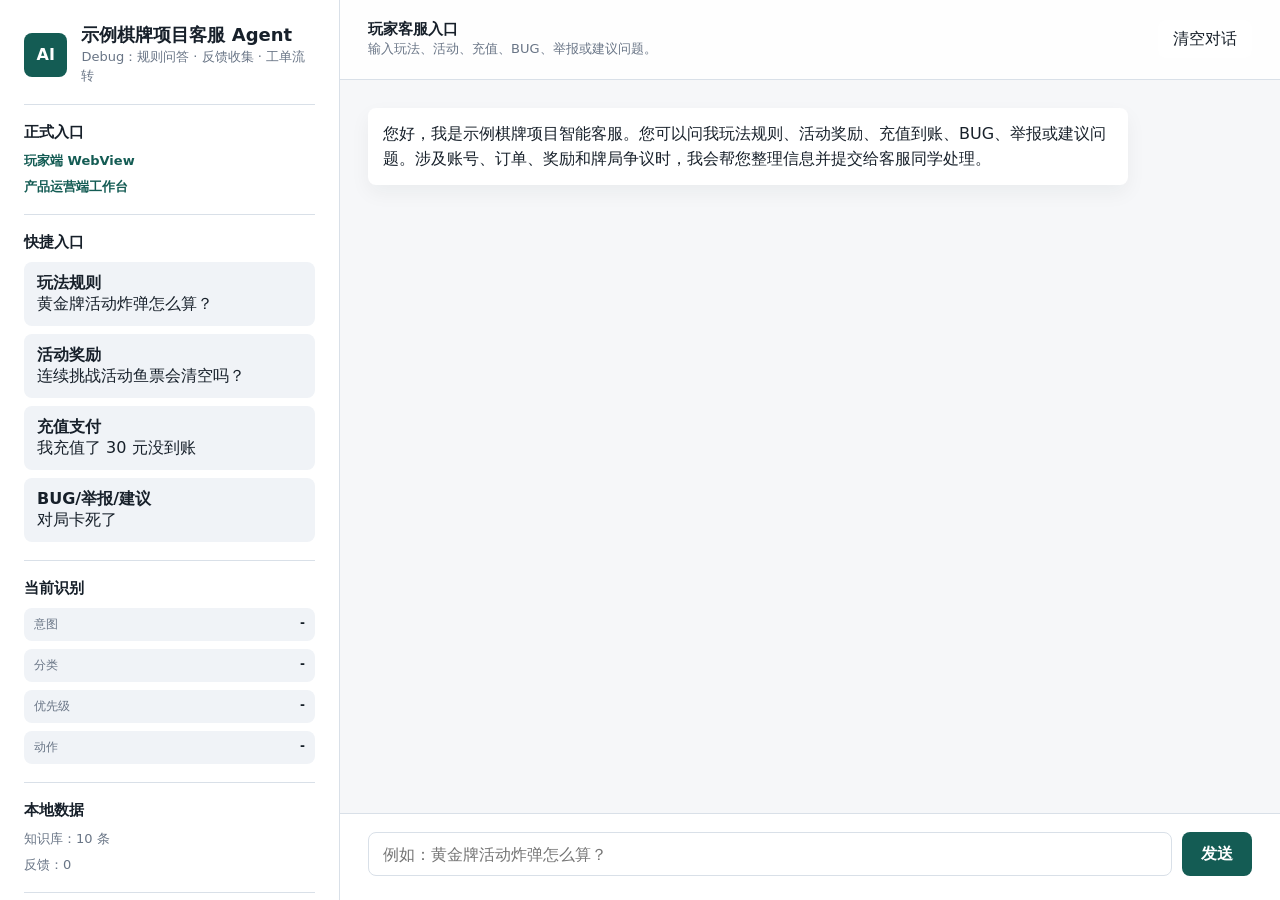
<file: app/index.html>
<!doctype html>
<html lang="zh-CN">
  <head>
    <meta charset="UTF-8" />
    <meta name="viewport" content="width=device-width, initial-scale=1.0" />
    <title>示例棋牌项目智能客服 Agent Debug</title>
    <link rel="stylesheet" href="./styles.css" />
  </head>
  <body>
    <div class="app-shell">
      <aside class="side-panel">
        <div class="brand-block">
          <div class="brand-mark">AI</div>
          <div>
            <h1>示例棋牌项目客服 Agent</h1>
            <p>Debug：规则问答 · 反馈收集 · 工单流转</p>
          </div>
        </div>

        <section class="panel-section">
          <h2>正式入口</h2>
          <div class="data-status">
            <a class="text-link" href="./player.html">玩家端 WebView</a>
            <a class="text-link" href="./ops.html">产品运营端工作台</a>
          </div>
        </section>

        <section class="panel-section">
          <h2>快捷入口</h2>
          <div id="quickReplies" class="quick-list"></div>
        </section>

        <section class="panel-section">
          <h2>当前识别</h2>
          <dl id="inspector" class="inspector">
            <div><dt>意图</dt><dd>-</dd></div>
            <div><dt>分类</dt><dd>-</dd></div>
            <div><dt>优先级</dt><dd>-</dd></div>
            <div><dt>动作</dt><dd>-</dd></div>
          </dl>
        </section>

        <section class="panel-section">
          <h2>本地数据</h2>
          <div class="data-status">
            <span id="kbCount">知识库：加载中</span>
            <span id="feedbackCount">反馈：0</span>
          </div>
        </section>

        <section class="panel-section">
          <h2>反馈工单</h2>
          <div id="ticketList" class="ticket-list"></div>
        </section>
      </aside>

      <main class="chat-panel">
        <header class="chat-header">
          <div>
            <h2>玩家客服入口</h2>
            <p>输入玩法、活动、充值、BUG、举报或建议问题。</p>
          </div>
          <button id="resetBtn" class="ghost-button" type="button">清空对话</button>
        </header>

        <section id="messages" class="messages" aria-live="polite"></section>

        <section id="ticketDetail" class="ticket-detail hidden" aria-live="polite"></section>

        <form id="composer" class="composer">
          <input
            id="messageInput"
            type="text"
            autocomplete="off"
            placeholder="例如：黄金牌活动炸弹怎么算？"
          />
          <button type="submit">发送</button>
        </form>
      </main>
    </div>

    <script src="./agent-core.js"></script>
    <script src="./feishu-adapter.js"></script>
    <script src="./app.js"></script>
  </body>
</html>
</file>
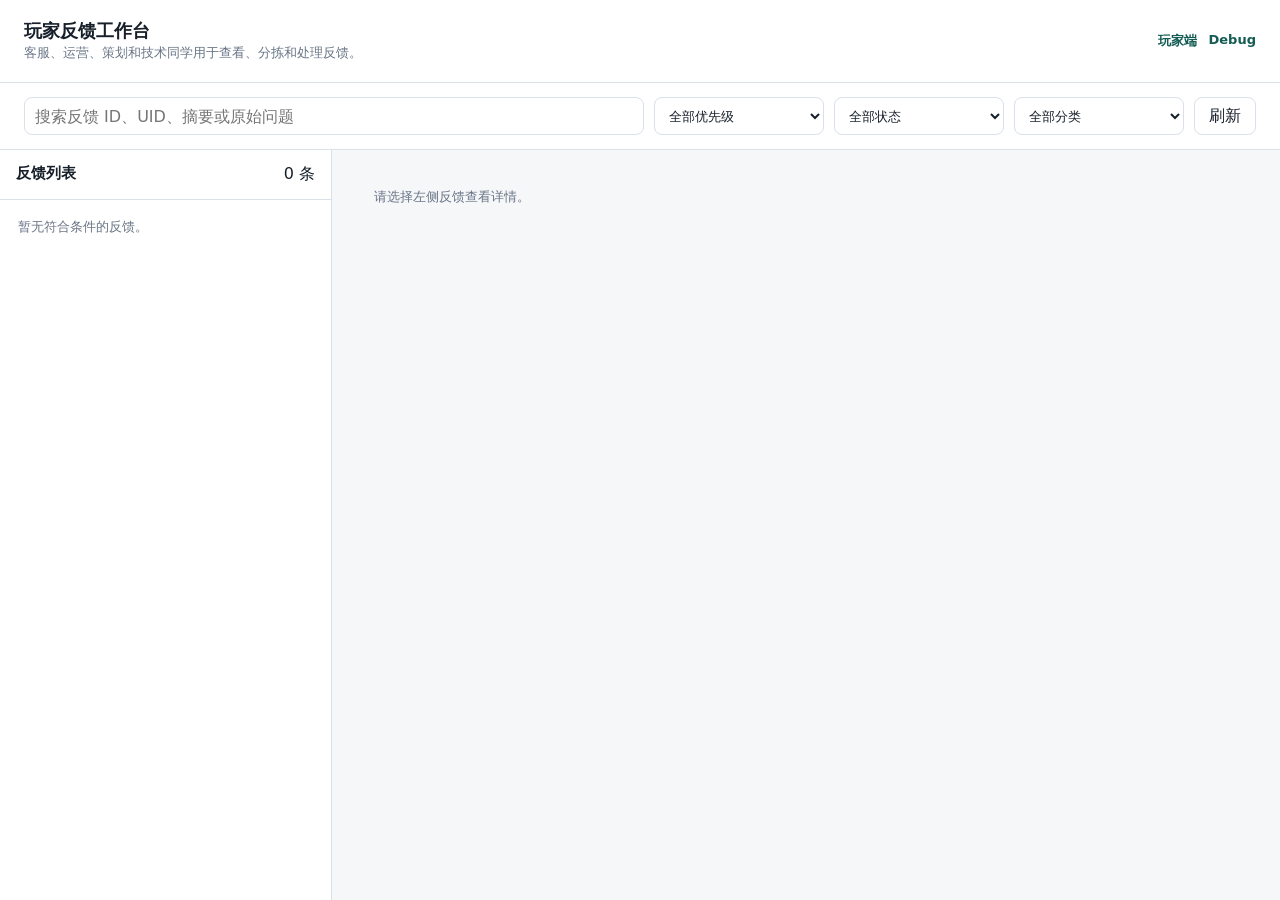
<file: app/ops.html>
<!doctype html>
<html lang="zh-CN">
  <head>
    <meta charset="UTF-8" />
    <meta name="viewport" content="width=device-width, initial-scale=1.0" />
    <title>玩家反馈工作台</title>
    <link rel="stylesheet" href="./styles.css" />
  </head>
  <body class="ops-page">
    <div class="ops-shell">
      <header class="ops-header">
        <div>
          <h1>玩家反馈工作台</h1>
          <p>客服、运营、策划和技术同学用于查看、分拣和处理反馈。</p>
        </div>
        <nav class="ops-nav">
          <a class="text-link" href="./player.html">玩家端</a>
          <a class="text-link" href="./index.html">Debug</a>
        </nav>
      </header>

      <section class="ops-toolbar">
        <input id="opsSearch" type="search" placeholder="搜索反馈 ID、UID、摘要或原始问题" />
        <select id="priorityFilter">
          <option value="">全部优先级</option>
          <option value="P0">P0</option>
          <option value="P1">P1</option>
          <option value="P2">P2</option>
          <option value="P3">P3</option>
        </select>
        <select id="statusFilter">
          <option value="">全部状态</option>
          <option value="submitted">已提交</option>
          <option value="triaged">已受理</option>
          <option value="processing">处理中</option>
          <option value="waiting_player">待补充信息</option>
          <option value="resolved">已处理</option>
          <option value="closed">已关闭</option>
        </select>
        <select id="categoryFilter">
          <option value="">全部分类</option>
          <option value="支付充值">支付充值</option>
          <option value="活动奖励">活动奖励</option>
          <option value="游戏 BUG">游戏 BUG</option>
          <option value="账号安全">账号安全</option>
          <option value="举报投诉">举报投诉</option>
          <option value="体验建议">体验建议</option>
        </select>
        <button id="refreshOps" type="button">刷新</button>
      </section>

      <main class="ops-main">
        <section class="ops-list-panel">
          <div class="ops-list-header">
            <h2>反馈列表</h2>
            <span id="opsCount">0 条</span>
          </div>
          <div id="opsTicketList" class="ops-ticket-list"></div>
        </section>

        <section id="opsTicketDetail" class="ops-detail-panel">
          <div class="empty-state">请选择左侧反馈查看详情。</div>
        </section>
      </main>
    </div>

    <script src="./agent-core.js"></script>
    <script src="./feedback-store.js"></script>
    <script src="./ops-app.js"></script>
  </body>
</html>
</file>
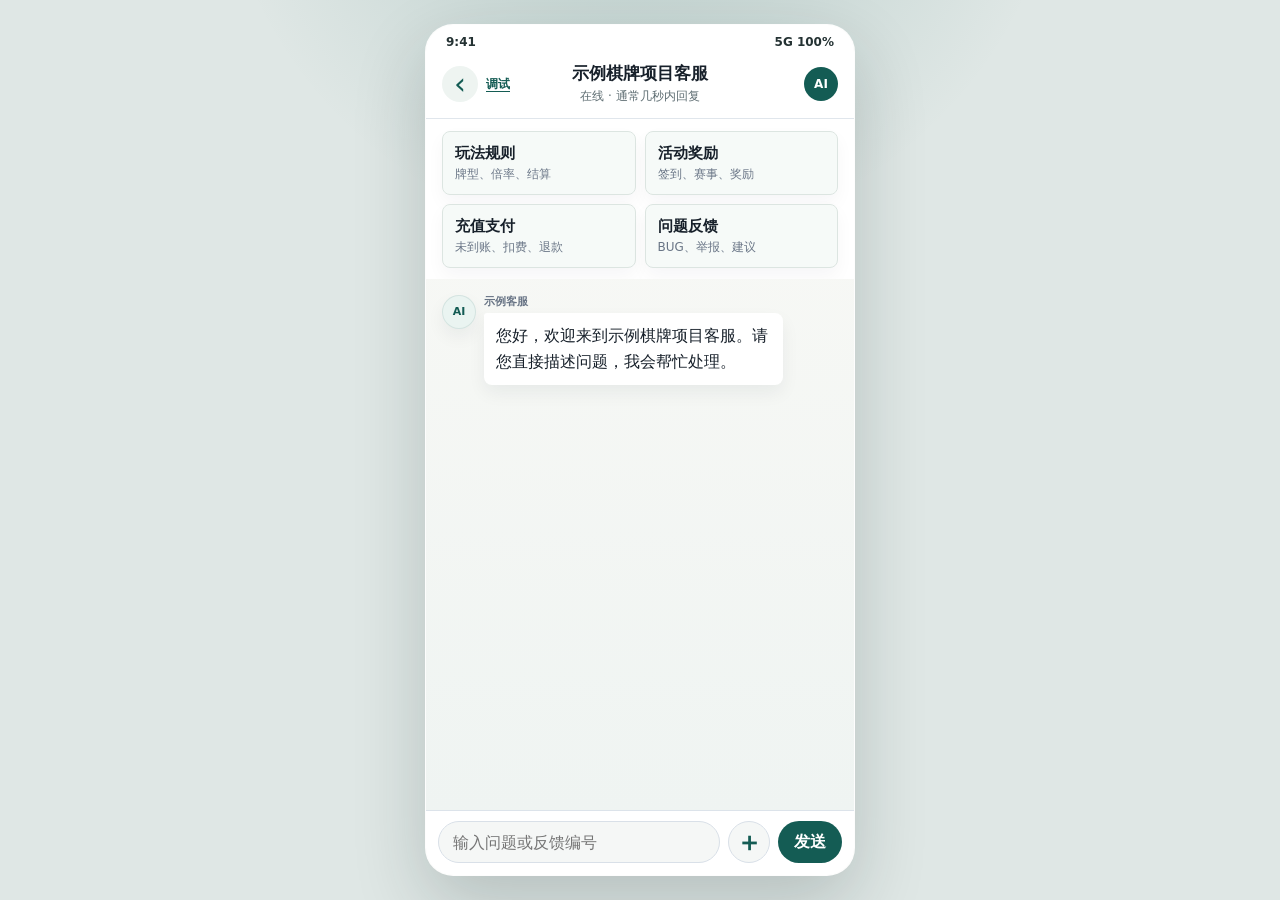
<file: app/player.html>
<!doctype html>
<html lang="zh-CN">
  <head>
    <meta charset="UTF-8" />
    <meta name="viewport" content="width=device-width, initial-scale=1.0" />
    <title>示例棋牌项目智能客服</title>
    <link rel="stylesheet" href="./styles.css?v=bug-direction-1" />
  </head>
  <body class="player-page">
    <main class="player-shell">
      <div class="player-statusbar" aria-hidden="true">
        <span>9:41</span>
        <span>5G 100%</span>
      </div>
      <header class="player-header">
        <div class="player-left-actions">
          <button class="player-back" type="button" aria-label="返回">‹</button>
          <a class="player-debug-link" href="./index.html" aria-label="打开调试工具">调试</a>
        </div>
        <div>
          <h1>示例棋牌项目客服</h1>
          <p>在线 · 通常几秒内回复</p>
        </div>
        <span class="player-service-badge">AI</span>
      </header>

      <section class="player-quick">
        <button type="button" data-category="gameplay">
          <strong>玩法规则</strong>
          <span>牌型、倍率、结算</span>
        </button>
        <button type="button" data-category="activity">
          <strong>活动奖励</strong>
          <span>签到、赛事、奖励</span>
        </button>
        <button type="button" data-category="payment">
          <strong>充值支付</strong>
          <span>未到账、扣费、退款</span>
        </button>
        <button type="button" data-category="issue">
          <strong>问题反馈</strong>
          <span>BUG、举报、建议</span>
        </button>
      </section>

      <section id="playerMessages" class="messages player-messages" aria-live="polite"></section>

      <form id="playerComposer" class="composer player-composer">
        <input
          id="playerInput"
          type="text"
          autocomplete="off"
          placeholder="输入问题或反馈编号"
        />
        <label class="upload-button" for="playerScreenshotInput" aria-label="上传截图">＋</label>
        <input id="playerScreenshotInput" class="upload-input" type="file" accept="image/*" />
        <button type="submit">发送</button>
      </form>
    </main>

    <script src="./agent-core.js?v=bug-direction-1"></script>
    <script src="./feedback-store.js?v=bug-direction-1"></script>
    <script src="./player-app.js?v=bug-direction-1"></script>
  </body>
</html>
</file>
<file: app/styles.css>
:root {
  color-scheme: light;
  --bg: #f6f7f9;
  --panel: #ffffff;
  --panel-strong: #f0f3f7;
  --text: #17202a;
  --muted: #697586;
  --line: #d9e0e8;
  --brand: #145c54;
  --brand-soft: #e4f3f1;
  --accent: #b4572b;
  --danger: #b42318;
  --warning: #a15c07;
  --success: #1f7a4d;
  --shadow: 0 18px 46px rgba(22, 31, 44, 0.09);
}

* {
  box-sizing: border-box;
}

body {
  margin: 0;
  min-height: 100vh;
  background: var(--bg);
  color: var(--text);
  font-family:
    Inter, ui-sans-serif, system-ui, -apple-system, BlinkMacSystemFont, "Segoe UI",
    "PingFang SC", "Hiragino Sans GB", "Microsoft YaHei", sans-serif;
}

button,
input {
  font: inherit;
}

.app-shell {
  display: grid;
  grid-template-columns: minmax(280px, 340px) minmax(0, 1fr);
  min-height: 100vh;
}

.side-panel {
  display: flex;
  flex-direction: column;
  gap: 18px;
  max-height: 100vh;
  padding: 24px;
  overflow-y: auto;
  border-right: 1px solid var(--line);
  background: var(--panel);
}

.brand-block {
  display: flex;
  gap: 14px;
  align-items: center;
}

.brand-mark {
  display: grid;
  width: 44px;
  height: 44px;
  place-items: center;
  border-radius: 8px;
  background: var(--brand);
  color: #fff;
  font-weight: 800;
}

h1,
h2,
p {
  margin: 0;
}

h1 {
  font-size: 18px;
  line-height: 1.25;
}

h2 {
  font-size: 15px;
}

p {
  color: var(--muted);
  font-size: 13px;
  line-height: 1.5;
}

.panel-section {
  padding-top: 18px;
  border-top: 1px solid var(--line);
}

.panel-section h2 {
  margin-bottom: 10px;
}

.quick-list {
  display: grid;
  gap: 8px;
}

.quick-button,
.ghost-button,
.composer button,
.card-actions button {
  min-height: 38px;
  border: 1px solid transparent;
  border-radius: 8px;
  cursor: pointer;
}

.quick-button {
  width: 100%;
  padding: 10px 12px;
  background: var(--panel-strong);
  color: var(--text);
  text-align: left;
}

.quick-button:hover,
.ghost-button:hover {
  border-color: var(--brand);
}

.inspector {
  display: grid;
  gap: 8px;
  margin: 0;
}

.inspector div {
  display: flex;
  justify-content: space-between;
  gap: 12px;
  padding: 8px 10px;
  border-radius: 8px;
  background: var(--panel-strong);
}

.inspector dt {
  color: var(--muted);
  font-size: 12px;
}

.inspector dd {
  margin: 0;
  font-size: 12px;
  font-weight: 700;
  text-align: right;
}

.data-status {
  display: grid;
  gap: 8px;
  color: var(--muted);
  font-size: 13px;
}

.ticket-list {
  display: grid;
  gap: 8px;
  max-height: 260px;
  overflow-y: auto;
}

.ticket-item {
  display: grid;
  gap: 5px;
  width: 100%;
  padding: 10px;
  border: 1px solid var(--line);
  border-radius: 8px;
  background: #fff;
  color: var(--text);
  cursor: pointer;
  text-align: left;
}

.ticket-item:hover,
.ticket-item.active {
  border-color: var(--brand);
  background: var(--brand-soft);
}

.ticket-item strong {
  font-size: 12px;
}

.ticket-item span {
  color: var(--muted);
  font-size: 12px;
  line-height: 1.35;
}

.chat-panel {
  display: grid;
  grid-template-rows: auto minmax(0, 1fr) auto;
  min-width: 0;
  min-height: 100vh;
}

.chat-header {
  display: flex;
  align-items: center;
  justify-content: space-between;
  gap: 16px;
  padding: 20px 28px;
  border-bottom: 1px solid var(--line);
  background: rgba(255, 255, 255, 0.86);
}

.ghost-button {
  padding: 0 14px;
  background: #fff;
  color: var(--text);
}

.messages {
  display: flex;
  flex-direction: column;
  gap: 14px;
  padding: 28px;
  overflow-y: auto;
}

.ticket-detail {
  display: grid;
  gap: 12px;
  margin: 0 28px 18px;
  padding: 16px;
  border: 1px solid var(--line);
  border-left: 4px solid var(--brand);
  border-radius: 8px;
  background: #fff;
  box-shadow: var(--shadow);
  scroll-margin-bottom: 88px;
}

.ticket-detail.hidden {
  display: none;
}

.ticket-detail h3 {
  margin: 0;
  font-size: 16px;
}

.ticket-detail-header {
  display: flex;
  justify-content: space-between;
  gap: 12px;
}

.ticket-actions {
  display: flex;
  flex-wrap: wrap;
  gap: 8px;
}

.ticket-actions button {
  min-height: 34px;
  padding: 0 10px;
  border: 1px solid var(--line);
  border-radius: 8px;
  background: #fff;
  color: var(--text);
  cursor: pointer;
}

.ticket-actions button:hover {
  border-color: var(--brand);
}

.ticket-actions [data-sync-action="sync"] {
  border-color: var(--brand);
  background: var(--brand);
  color: #fff;
}

.ticket-actions [data-sync-action="fail"] {
  border-color: #fecdca;
  color: var(--danger);
}

.timeline {
  display: grid;
  gap: 6px;
  margin: 0;
  padding: 0;
  list-style: none;
}

.timeline li {
  color: var(--muted);
  font-size: 12px;
  line-height: 1.4;
}

.message {
  max-width: min(760px, 88%);
  padding: 13px 15px;
  border-radius: 8px;
  box-shadow: 0 8px 20px rgba(22, 31, 44, 0.05);
  white-space: pre-wrap;
  line-height: 1.6;
}

.message.agent {
  align-self: flex-start;
  background: #fff;
}

.message.user {
  align-self: flex-end;
  background: var(--brand);
  color: #fff;
}

.message .meta {
  display: flex;
  flex-wrap: wrap;
  gap: 6px;
  margin-top: 10px;
}

.pill {
  display: inline-flex;
  align-items: center;
  min-height: 24px;
  padding: 2px 8px;
  border-radius: 999px;
  background: var(--brand-soft);
  color: var(--brand);
  font-size: 12px;
  font-weight: 700;
}

.pill.priority-p0 {
  background: #fee4e2;
  color: var(--danger);
}

.pill.priority-p1 {
  background: #fef0c7;
  color: var(--warning);
}

.pill.priority-p2 {
  background: #e6f0ff;
  color: #2459a6;
}

.feedback-card {
  display: grid;
  gap: 12px;
  max-width: min(760px, 88%);
  padding: 16px;
  border: 1px solid var(--line);
  border-left: 4px solid var(--accent);
  border-radius: 8px;
  background: #fff;
  box-shadow: var(--shadow);
}

.feedback-card h3 {
  margin: 0;
  font-size: 16px;
}

.feedback-grid {
  display: grid;
  grid-template-columns: repeat(2, minmax(0, 1fr));
  gap: 8px;
}

.feedback-field {
  padding: 10px;
  border-radius: 8px;
  background: var(--panel-strong);
}

.feedback-field span {
  display: block;
  color: var(--muted);
  font-size: 12px;
}

.feedback-field strong {
  display: block;
  margin-top: 4px;
  font-size: 13px;
  line-height: 1.4;
}

.card-actions {
  display: flex;
  flex-wrap: wrap;
  gap: 8px;
}

.card-actions button {
  padding: 0 12px;
  background: var(--brand);
  color: #fff;
}

.card-actions button.secondary {
  border-color: var(--line);
  background: #fff;
  color: var(--text);
}

.composer {
  display: grid;
  grid-template-columns: minmax(0, 1fr) auto;
  gap: 10px;
  padding: 18px 28px 24px;
  border-top: 1px solid var(--line);
  background: #fff;
}

.composer input {
  min-height: 44px;
  min-width: 0;
  padding: 0 14px;
  border: 1px solid var(--line);
  border-radius: 8px;
  outline: none;
}

.composer input:focus {
  border-color: var(--brand);
  box-shadow: 0 0 0 3px rgba(20, 92, 84, 0.13);
}

.composer button {
  padding: 0 18px;
  background: var(--brand);
  color: #fff;
  font-weight: 700;
}

.text-link {
  color: var(--brand);
  font-size: 13px;
  font-weight: 700;
  text-decoration: none;
}

.text-link:hover {
  text-decoration: underline;
}

.player-page {
  min-height: 100vh;
  padding: 24px 0;
  background:
    radial-gradient(circle at 50% -20%, rgba(20, 92, 84, 0.2), transparent 34%),
    #dfe7e5;
}

.player-shell {
  display: grid;
  grid-template-rows: auto auto auto minmax(0, 1fr) auto;
  width: min(100vw, 430px);
  height: min(900px, calc(100vh - 48px));
  min-height: 680px;
  margin: 0 auto;
  overflow: hidden;
  border: 1px solid rgba(255, 255, 255, 0.78);
  border-radius: 28px;
  background: #f7f8f5;
  box-shadow: 0 28px 72px rgba(14, 33, 37, 0.2);
}

.player-statusbar {
  display: flex;
  justify-content: space-between;
  padding: 10px 20px 6px;
  background: #ffffff;
  color: #243233;
  font-size: 12px;
  font-weight: 700;
}

.player-header {
  display: grid;
  grid-template-columns: 78px minmax(0, 1fr) 78px;
  align-items: center;
  gap: 8px;
  padding: 8px 16px 13px;
  border-bottom: 1px solid rgba(217, 224, 232, 0.8);
  background: #ffffff;
}

.player-left-actions {
  display: inline-flex;
  align-items: center;
  gap: 8px;
  justify-self: start;
}

.player-header h1 {
  font-size: 17px;
  line-height: 1.25;
  text-align: center;
}

.player-header p {
  margin-top: 3px;
  color: #5f6e73;
  font-size: 12px;
  text-align: center;
}

.player-back {
  display: grid;
  width: 36px;
  height: 36px;
  place-items: center;
  border: 0;
  border-radius: 999px;
  background: #eef4f1;
  color: var(--brand);
  cursor: pointer;
  font-size: 30px;
  line-height: 1;
}

.player-service-badge {
  display: grid;
  justify-self: end;
  width: 34px;
  height: 34px;
  place-items: center;
  border-radius: 999px;
  background: var(--brand);
  color: #ffffff;
  font-size: 12px;
  font-weight: 800;
}

.player-debug-link {
  display: inline;
  padding: 0;
  border: 0;
  color: var(--brand);
  background: transparent;
  font-size: 12px;
  font-weight: 600;
  line-height: 1;
  text-decoration: underline;
  text-underline-offset: 3px;
}

.player-quick {
  display: grid;
  grid-template-columns: repeat(2, minmax(0, 1fr));
  gap: 9px;
  padding: 12px 16px 11px;
  background: #ffffff;
}

.player-quick button {
  display: grid;
  align-content: center;
  gap: 5px;
  min-height: 64px;
  padding: 10px 12px;
  border: 1px solid #dce5e1;
  border-radius: 8px;
  background: #f6faf8;
  color: var(--text);
  cursor: pointer;
  text-align: left;
  box-shadow: 0 8px 18px rgba(22, 31, 44, 0.04);
}

.player-quick button:hover,
.player-quick button:focus-visible {
  border-color: var(--brand);
  background: var(--brand-soft);
}

.player-quick strong {
  font-size: 15px;
  line-height: 1.15;
}

.player-quick span {
  color: var(--muted);
  font-size: 12px;
  line-height: 1.25;
}

.player-messages {
  gap: 12px;
  padding: 16px;
  background:
    linear-gradient(180deg, rgba(247, 248, 245, 0.92), rgba(239, 244, 242, 0.95)),
    #f1f4f2;
}

.player-messages .message {
  display: grid;
  grid-template-columns: 34px minmax(0, 1fr);
  gap: 8px;
  max-width: 86%;
  padding: 0;
  border-radius: 0;
  background: transparent;
  box-shadow: none;
  white-space: normal;
}

.player-messages .message.agent {
  align-self: flex-start;
}

.player-messages .message.user {
  align-self: flex-end;
  grid-template-columns: minmax(0, 1fr) 34px;
  color: var(--text);
}

.message-avatar {
  display: none;
}

.player-messages .message-avatar {
  display: grid;
  width: 34px;
  height: 34px;
  place-items: center;
  align-self: start;
  border: 1px solid rgba(20, 92, 84, 0.1);
  border-radius: 999px;
  background: #eaf4f1;
  color: var(--brand);
  font-size: 11px;
  font-weight: 800;
  box-shadow: 0 8px 18px rgba(22, 31, 44, 0.06);
}

.player-messages .message.user .message-avatar {
  grid-column: 2;
  grid-row: 1;
  background: var(--brand);
  color: #ffffff;
}

.message-body {
  display: contents;
}

.player-messages .message-body {
  display: grid;
  gap: 5px;
  min-width: 0;
}

.player-messages .message.user .message-body {
  grid-column: 1;
  grid-row: 1;
  justify-items: end;
}

.message-speaker {
  color: var(--muted);
  font-size: 11px;
  font-weight: 700;
  line-height: 1.2;
}

.message.user .message-speaker {
  color: #55706c;
  text-align: right;
}

.message-content {
  display: block;
  white-space: pre-wrap;
}

.player-messages .message-content {
  padding: 10px 12px;
  border-radius: 8px;
  background: #ffffff;
  box-shadow: 0 8px 18px rgba(22, 31, 44, 0.06);
  line-height: 1.6;
  overflow-wrap: anywhere;
}

.player-messages .message.agent .message-content {
  border-top-left-radius: 3px;
}

.player-messages .message.user .message-content {
  border-top-right-radius: 3px;
  background: var(--brand);
  color: #ffffff;
  text-align: left;
}

.player-composer {
  align-items: center;
  grid-template-columns: minmax(0, 1fr) 42px 64px;
  gap: 8px;
  padding: 10px 12px calc(12px + env(safe-area-inset-bottom));
  border-top: 1px solid rgba(217, 224, 232, 0.9);
  background: rgba(255, 255, 255, 0.96);
}

.upload-input {
  display: none;
}

.upload-button {
  display: inline-flex;
  align-items: center;
  justify-content: center;
  min-height: 42px;
  width: 42px;
  border: 1px solid var(--line);
  border-radius: 999px;
  background: #f5f7f6;
  color: var(--brand);
  font-size: 26px;
  font-weight: 700;
  line-height: 1;
  cursor: pointer;
}

.player-composer input {
  min-height: 42px;
  border-radius: 999px;
  background: #f5f7f6;
}

.player-composer button {
  min-height: 42px;
  padding: 0 14px;
  border-radius: 999px;
}

.player-feedback-card {
  max-width: 100%;
  border-left-width: 0;
  border-radius: 8px;
}

.player-feedback-card .feedback-grid {
  grid-template-columns: 1fr;
}

.suggestion-card {
  display: grid;
  gap: 10px;
  align-self: flex-start;
  max-width: 100%;
  padding: 12px;
  border: 1px solid var(--line);
  border-radius: 8px;
  background: #fff;
  box-shadow: 0 8px 20px rgba(22, 31, 44, 0.05);
}

.suggestion-card span {
  color: var(--muted);
  font-size: 13px;
}

.suggestion-list {
  display: flex;
  flex-wrap: wrap;
  gap: 8px;
}

.suggestion-list button {
  min-height: 34px;
  padding: 0 10px;
  border: 1px solid var(--line);
  border-radius: 999px;
  background: var(--panel-strong);
  color: var(--text);
  cursor: pointer;
}

.suggestion-list button:hover {
  border-color: var(--brand);
}

.answer-action-card {
  align-self: flex-start;
  max-width: 86%;
  padding: 10px;
  border: 1px solid var(--line);
  border-radius: 8px;
  background: #ffffff;
  box-shadow: 0 8px 20px rgba(22, 31, 44, 0.05);
}

.answer-action-list {
  display: grid;
  gap: 8px;
}

.answer-action-list button {
  min-height: 36px;
  padding: 8px 12px;
  border: 1px solid var(--line);
  border-radius: 8px;
  background: #f5f7f6;
  color: var(--text);
  cursor: pointer;
  font-weight: 700;
  line-height: 1.35;
  text-align: left;
}

.answer-action-list button.selected {
  border-color: var(--brand);
  background: var(--brand-soft);
  color: var(--brand);
}

.answer-action-list button:hover,
.answer-action-list button:focus-visible {
  border-color: var(--brand);
}

@media (max-width: 560px) {
  .player-page {
    padding: 0;
    background: #f7f8f5;
  }

  .player-shell {
    width: 100vw;
    height: 100dvh;
    min-height: 100dvh;
    border: 0;
    border-radius: 0;
    box-shadow: none;
  }
}

.ops-page {
  background: var(--bg);
}

.ops-shell {
  display: grid;
  grid-template-rows: auto auto minmax(0, 1fr);
  min-height: 100vh;
}

.ops-header {
  display: flex;
  align-items: center;
  justify-content: space-between;
  gap: 16px;
  padding: 20px 24px;
  border-bottom: 1px solid var(--line);
  background: #fff;
}

.ops-nav {
  display: flex;
  gap: 12px;
}

.ops-toolbar {
  display: grid;
  grid-template-columns: minmax(220px, 1fr) repeat(3, minmax(130px, 170px)) auto;
  gap: 10px;
  padding: 14px 24px;
  border-bottom: 1px solid var(--line);
  background: #fff;
}

.ops-toolbar input,
.ops-toolbar select,
.ops-toolbar button {
  min-height: 38px;
  border: 1px solid var(--line);
  border-radius: 8px;
  background: #fff;
  color: var(--text);
}

.ops-toolbar input,
.ops-toolbar select {
  padding: 0 10px;
}

.ops-toolbar button {
  padding: 0 14px;
  cursor: pointer;
}

.ops-main {
  display: grid;
  grid-template-columns: minmax(300px, 332px) minmax(0, 1fr);
  min-height: 0;
}

.ops-list-panel,
.ops-detail-panel {
  min-height: 0;
  overflow-y: auto;
}

.ops-list-panel {
  border-right: 1px solid var(--line);
  background: #fff;
}

.ops-list-header {
  display: flex;
  justify-content: space-between;
  gap: 12px;
  padding: 14px 16px;
  border-bottom: 1px solid var(--line);
}

.ops-ticket-list {
  display: grid;
}

.ops-ticket-row {
  display: grid;
  gap: 9px;
  width: 100%;
  padding: 13px 14px;
  border: 0;
  border-bottom: 1px solid var(--line);
  background: #fff;
  color: var(--text);
  cursor: pointer;
  text-align: left;
}

.ops-ticket-row:hover,
.ops-ticket-row.active {
  background: var(--brand-soft);
}

.ops-ticket-row.active {
  box-shadow: inset 3px 0 0 var(--brand);
}

.row-main,
.row-signals {
  display: flex;
  flex-wrap: wrap;
  align-items: center;
  gap: 8px;
}

.row-main strong {
  font-size: 13px;
}

.row-signals {
  color: var(--muted);
  font-size: 12px;
}

.ops-ticket-row p {
  color: var(--text);
  font-size: 13px;
  line-height: 1.45;
}

.row-signals span,
.row-signals time {
  display: inline-flex;
  align-items: center;
  min-height: 24px;
  padding: 0 8px;
  border-radius: 999px;
  background: #f2f5f4;
  color: #506064;
  font-weight: 700;
}

.row-signals .row-category {
  background: #e7f2ef;
  color: var(--brand);
}

.ops-detail-panel {
  display: grid;
  align-content: start;
  gap: 14px;
  padding: 20px 24px;
}

.ops-detail-header {
  display: flex;
  justify-content: space-between;
  gap: 14px;
  padding-bottom: 14px;
  border-bottom: 1px solid var(--line);
}

.ops-section {
  display: grid;
  gap: 8px;
  padding: 14px;
  border-radius: 8px;
  background: #fff;
}

.ops-section h3 {
  margin: 0;
  font-size: 14px;
}

.ops-section-title {
  display: flex;
  align-items: center;
  justify-content: space-between;
  gap: 12px;
}

.ops-section-title span {
  color: var(--muted);
  font-size: 12px;
  font-weight: 700;
}

.player-voice-section {
  gap: 12px;
  border: 1px solid rgba(20, 92, 84, 0.12);
  background: #fbfefd;
}

.player-voice-section blockquote {
  margin: 0;
  padding: 14px 16px;
  border-left: 4px solid var(--brand);
  border-radius: 8px;
  background: #ffffff;
  color: var(--text);
  font-size: 16px;
  font-weight: 700;
  line-height: 1.65;
  overflow-wrap: anywhere;
  white-space: pre-wrap;
  box-shadow: 0 8px 20px rgba(22, 31, 44, 0.04);
}

.player-voice-text.collapsed {
  display: -webkit-box;
  overflow: hidden;
  -webkit-box-orient: vertical;
  -webkit-line-clamp: 4;
}

.voice-toggle {
  justify-self: start;
  min-height: 32px;
  padding: 0 12px;
  border: 1px solid rgba(20, 92, 84, 0.18);
  border-radius: 999px;
  background: #ffffff;
  color: var(--brand);
  cursor: pointer;
  font-size: 13px;
  font-weight: 800;
}

.voice-toggle:hover,
.voice-toggle:focus-visible {
  background: var(--brand-soft);
}

.player-voice-section p {
  color: #4c5b5f;
  font-size: 13px;
  line-height: 1.6;
}

.empty-state {
  padding: 18px;
  color: var(--muted);
  font-size: 13px;
}

@media (max-width: 860px) {
  .app-shell {
    grid-template-columns: 1fr;
  }

  .side-panel {
    min-height: auto;
    border-right: 0;
    border-bottom: 1px solid var(--line);
  }

  .chat-panel {
    min-height: 70vh;
  }

  .feedback-grid {
    grid-template-columns: 1fr;
  }

  .message,
  .feedback-card {
    max-width: 100%;
  }

  .ops-toolbar,
  .ops-main {
    grid-template-columns: 1fr;
  }

  .ops-list-panel {
    border-right: 0;
    border-bottom: 1px solid var(--line);
  }
}
</file>
